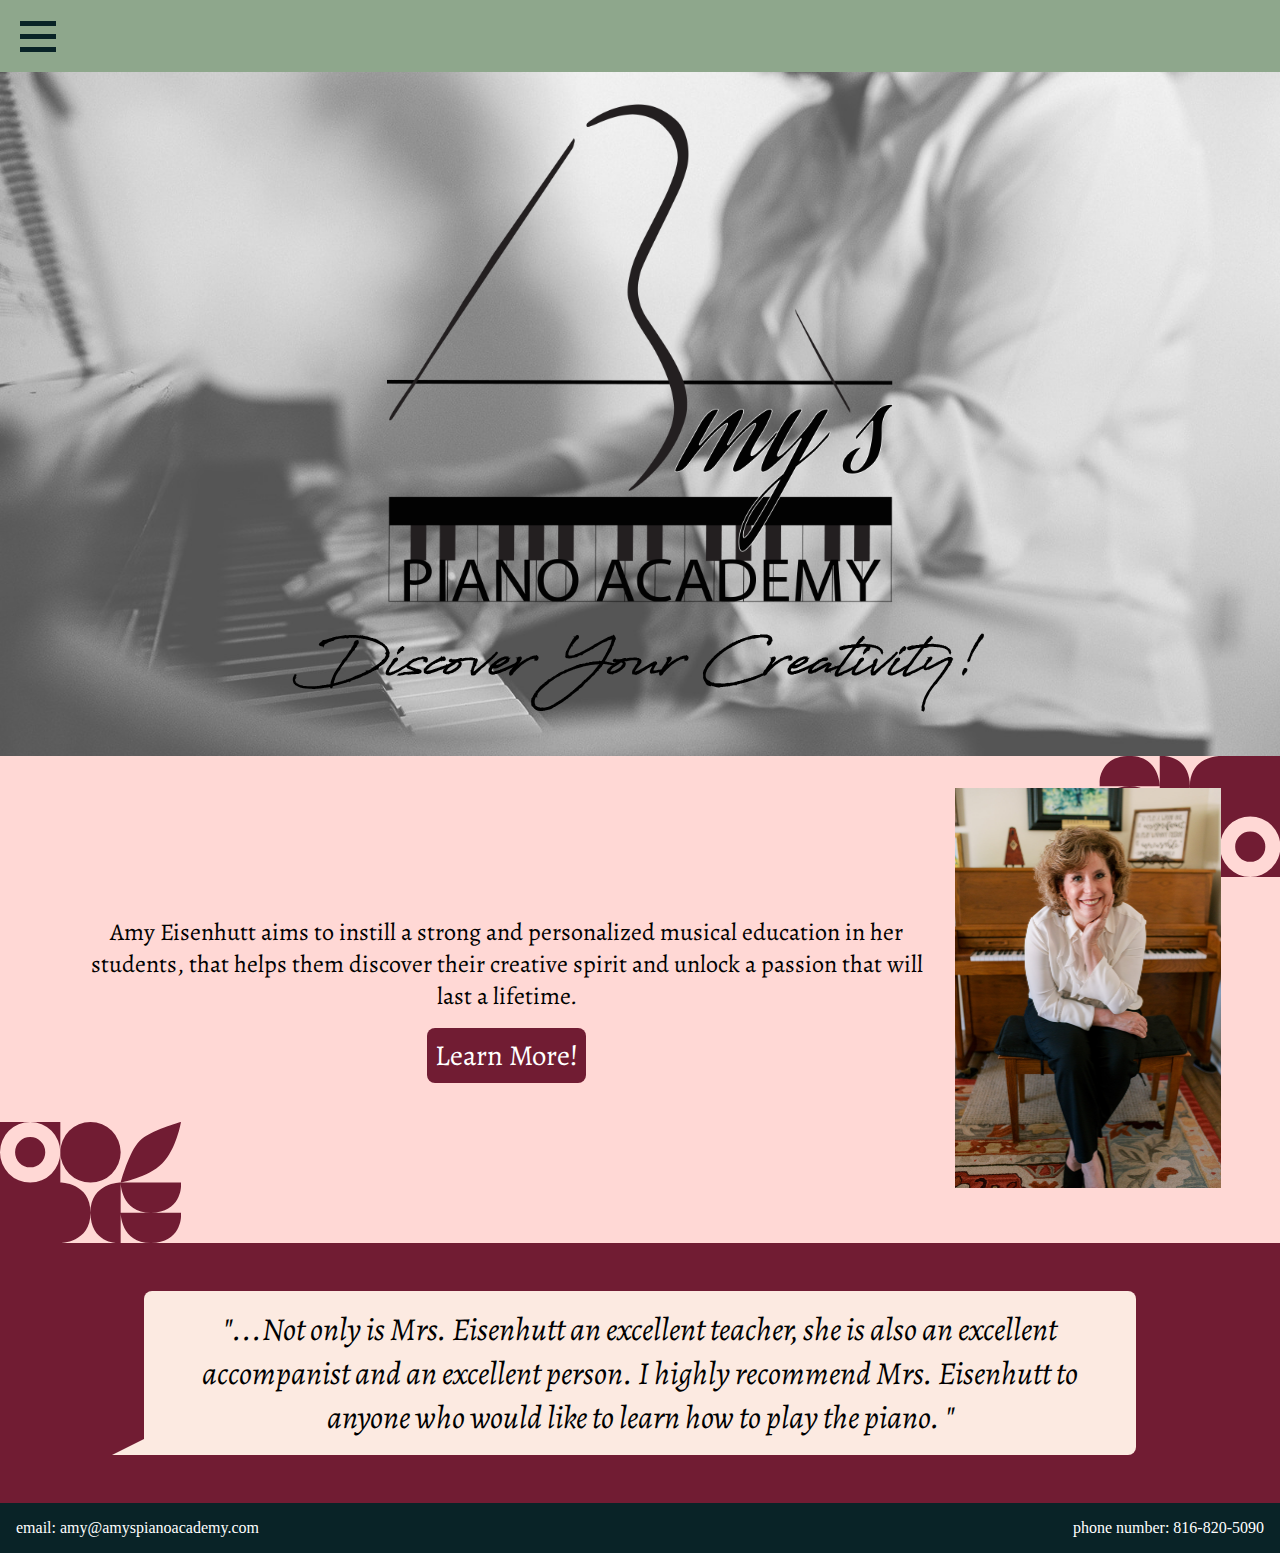
<file: index.html>
<!DOCTYPE html>
<html lang="en">
<head>
    <meta charset="UTF-8">
    <meta name="viewport" content="width=device-width, initial-scale=1.0">
    <link rel="stylesheet" href="styles.css" >
    <link href="https://fonts.googleapis.com/css2?family=Alegreya:ital,wght@0,400..900;1,400..900&display=swap" rel="stylesheet">
    <title>Amy's Piano Academy - Home Page</title>

    <!--Opens and closes the sidebar menu-->
    <script>
      var menuOpen = false;

      function toggleNav(x) {
        if (menuOpen == false){
          document.getElementById("sidebar").style.width = "250px";
          menuOpen = true;
        } else {
          document.getElementById("sidebar").style.width = "0";
          menuOpen = false;
        }
        x.classList.toggle("change");
      }
    </script>
    
      
</head>
<body style="margin: 0px;">
      <div class="header">
        <div class="header-button-container" onclick="toggleNav(this)">
          <div class="bar1"></div>
          <div class="bar2"></div>
          <div class="bar3"></div>
        </div>
        <div class="header-image-container">
        </div> 
      </div>

      <div class="sidebar" id="sidebar">
        <a class="active" href="index.html">Home Page</a>
        <a class="black-key-button"></a>
        <a href="about.html">About</a>
        <a class="black-key-button"></a>
        <a href="testimonials.html">Testimonials</a>
        <a class="black-key-button"></a>
        <a href="teaching_tree.html">Teaching Tree</a>
        <a href="getting_started.html">Getting Started</a>
        <a class="black-key-button"></a>
        <a href="contact.html">Contact</a>
        <a class="black-key-button"></a>
        <a></a>
        <a></a>
        <a class="black-key-button"></a>
        <a></a>
        <a class="black-key-button"></a>
        <a></a>
        <a></a>
        <a class="black-key-button"></a>
        <a ></a>
        <a class="black-key-button"></a><a href=""></a>
      </div>
  
      
      <div class="content">
        <div style="text-align: center; max-height: 1024px; padding-top: 32px; background-image: url(images/Amy_Eisenhutt_September_2024-34.jpg); background-size: cover;">
          <img src="images/Amy's Piano Academy Logo.png" alt="Amy's Piano Academy Logo" style="max-height: 512px; max-width: 66%; margin: auto; margin-bottom: 0px; display: flex;" alt="Amy's Piano Academy Logo">
          <h1 class="fade-in-text" style="margin-bottom: 36px; margin-top: 5px; font-family: 'Antro Vectra Bolder">Discover Your Creativity!</h1>
        </div>
        <div class="index-bio">
          <div style="flex-wrap: wrap-reverse; display: flex; margin:auto;">
            <div style="font-size: x-large; justify-content: center; align-items: center; margin: auto;">
              <p style="margin: 16px; max-width: 96vh;"> Amy Eisenhutt aims to instill a strong and personalized musical education in her students, that helps them discover their creative spirit and unlock a passion that will last a lifetime.</p>
              <a href="about.html"><button class="button-primary">Learn More!</button></a>
            </div>
            <div style="text-align: center; margin: auto; margin-top:16px; margin-bottom: 32px;">
              <img src="images/Amy_Eisenhutt_September_2024-40.jpg" height="400px" alt="Amy sitting in front of a piano">
            </div>
          </div>
          <img src="images/abstract_corner.svg" style="position: absolute; left: 0px; bottom: 0px; max-width: 25%; z-index: 0">
          <img src="images/abstract_corner.svg" style="position: absolute; right: 0px; top: 0px; max-width: 25%; z-index: 0; transform: rotate(180deg);">
        </div>
        <div class="index-testimonial">
          <div class="index-speech">
            <em>"...Not only is Mrs. Eisenhutt an excellent teacher, she is also an excellent 
              accompanist and an excellent person. I highly recommend Mrs. Eisenhutt 
              to anyone who would like to learn how to play the piano. "</em>
            <div style="position: absolute; width: 64px; height: 32px; bottom: 0px; left: -32px; background-color: var(--color-ivory); z-index: -1; clip-path: polygon(100% 100%, 0% 100%, 100% 0%);">

            </div>
          </div>
          
        </div>
        
      </div>
      <footer>
          <div>
            email: amy@amyspianoacademy.com 
          </div>
          <div class="footer-phone-number">
            phone number: 816-820-5090
          </div>
        </footer>
</body>
</html>
</file>
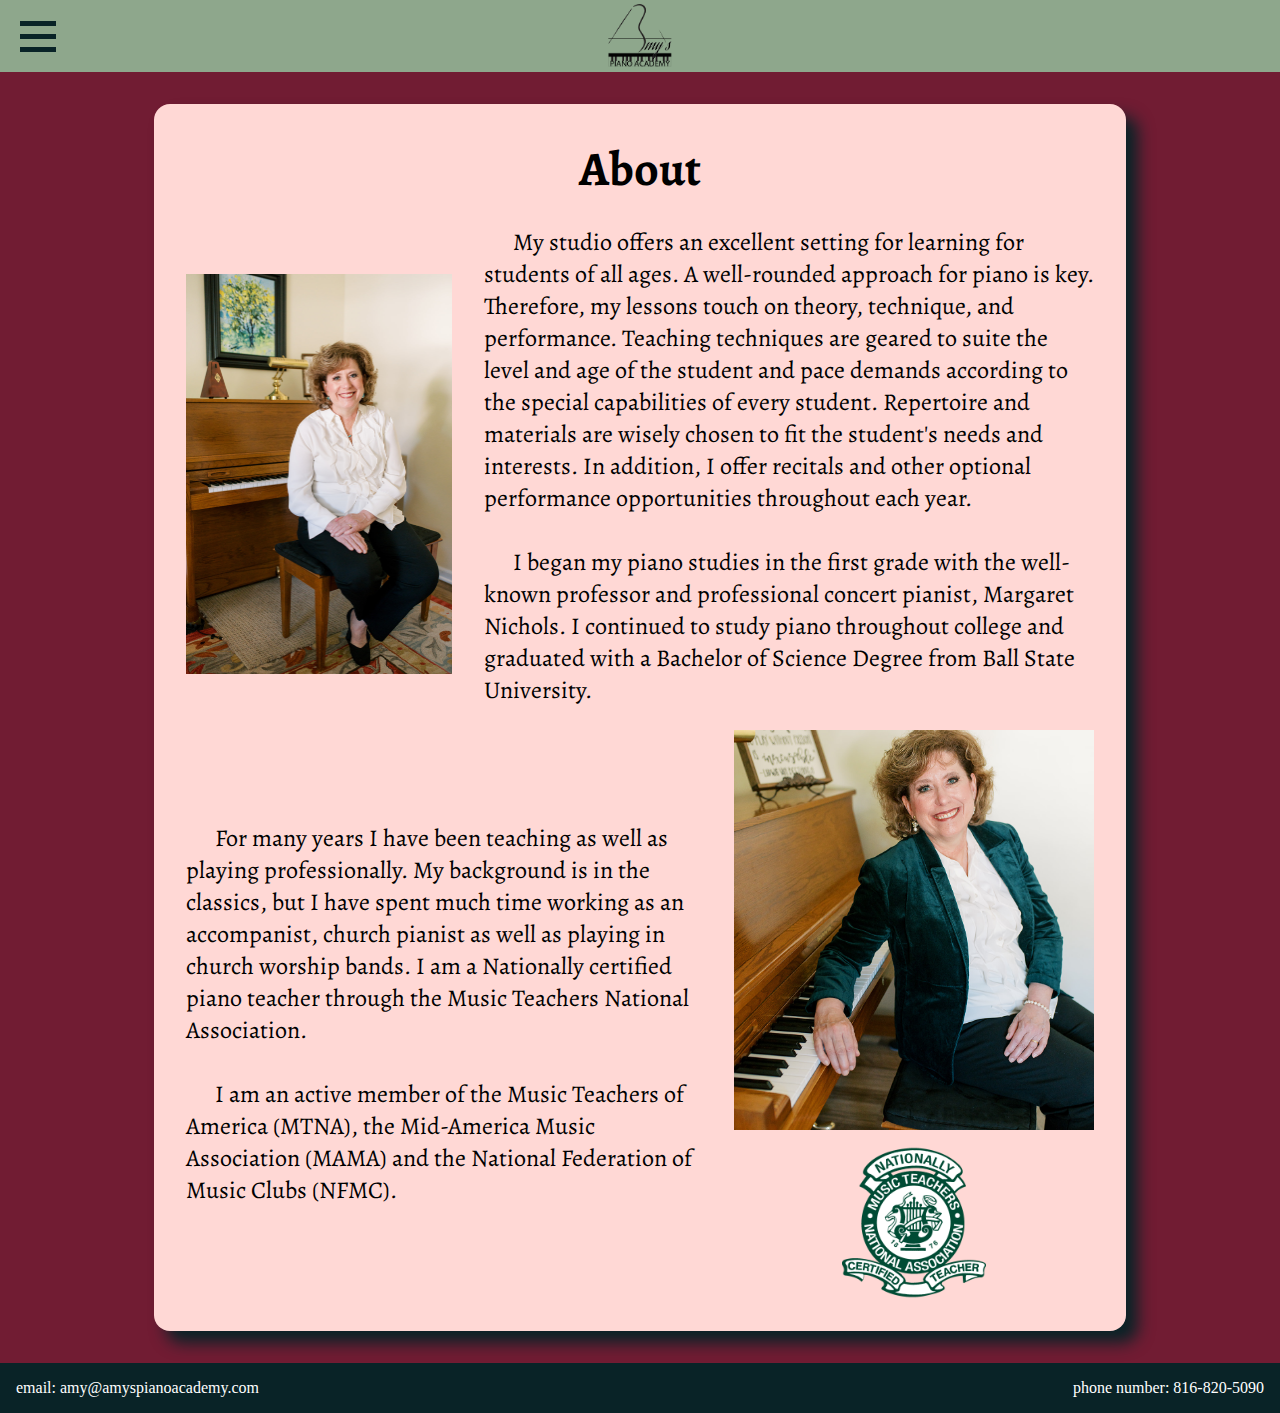
<file: about.html>
<!DOCTYPE html>
<html lang="en">
<head>
    <meta charset="UTF-8">
    <meta name="viewport" content="width=device-width, initial-scale=1.0">
    <link rel="stylesheet" href="styles.css" >
    <link rel="preconnect" href="https://fonts.googleapis.com">
    <link rel="preconnect" href="https://fonts.gstatic.com" crossorigin>
    <link href="https://fonts.googleapis.com/css2?family=Alegreya:ital,wght@0,400..900;1,400..900&display=swap" rel="stylesheet">
    <title>Amy's Piano Academy - Home Page</title>

    <!--Opens and closes the sidebar menu-->
    <script>
      var menuOpen = false;

      function toggleNav(x) {
        if (menuOpen == false){
          document.getElementById("sidebar").style.width = "250px";
          menuOpen = true;
        } else {
          document.getElementById("sidebar").style.width = "0";
          menuOpen = false;
        }
        x.classList.toggle("change");
      }
    </script>

  </head>
  <body style="margin: 0px;">
    <div class="header"> 
      <div class="header-button-container" onclick="toggleNav(this)">
        <div class="bar1"></div>
        <div class="bar2"></div>
        <div class="bar3"></div>
      </div>
      <div class="header-image-container">
        <img src="images/Amy's Piano Academy Logo.png" style="max-height: 64px;" alt="Amy's Piano Academy logo">
      </div> 
    </div>
  
    <div class="sidebar" id="sidebar">
      <a href="index.html">Home Page</a>
      <a class="black-key-button"></a>
      <a class="active" href="about.html">About</a>
      <a class="black-key-button"></a>
      <a href="testimonials.html">Testimonials</a>
      <a class="black-key-button"></a>
      <a href="teaching_tree.html">Teaching Tree</a>
      <a href="getting_started.html">Getting Started</a>
      <a class="black-key-button"></a>
      <a href="contact.html">Contact</a>
      <a class="black-key-button"></a>
      <a></a>
      <a></a>
      <a class="black-key-button"></a>
      <a></a>
      <a class="black-key-button"></a>
      <a></a>
      <a></a>
      <a class="black-key-button"></a>
      <a ></a>
      <a class="black-key-button"></a><a href=""></a>
    </div>
  
    <div class="content" style="min-height: 100vh; background-color: var(--color-claret)">
      <!--About Content-->
      <div>
          <div class="about-text">
            <h1 style="text-align: center; font-size:48px; font-weight: bold; margin-bottom: 0px; margin-top: 0px;">About</h1>
            <div style="display: flex; flex-direction: row; align-items: center; flex-wrap: wrap;">
              <img class="about-image-left" src="images/Amy_Eisenhutt_September_2024-25.jpg" style="height: 400px; flex-shrink: 0; margin-top: 16px; @media(max-width: 600px){margin-right: 16px}" alt="Amy sitting in front of the piano">
              <p style="flex: 1 1 300px;">
                &emsp; My studio offers an excellent setting for learning for students of all ages. 
              A well-rounded approach for piano is key. Therefore, my lessons touch on theory, 
              technique, and performance. Teaching techniques are geared to suite the level and 
              age of the student and pace demands according to the special capabilities of every 
              student. Repertoire and materials are wisely chosen to fit the student's needs and 
              interests. In addition, I offer recitals and other optional performance opportunities 
              throughout each year.
              <br>
              <br>
                &emsp; I began my piano studies in the first grade with the well-known professor and professional concert pianist, Margaret Nichols.  
                I continued to study piano throughout college and graduated with a Bachelor of Science Degree from Ball State 
                University.
              </p>
            </div>
            <div style="display: flex; flex-direction: row; align-items: center; flex-wrap: wrap">
              <p style="flex: 1 1 300px;">
                &emsp; For many years I have been teaching as well as playing professionally. My background is in the classics, but I 
              have spent much time working as an accompanist, church pianist as well as playing in church worship bands. I am a 
              Nationally certified piano teacher through the Music Teachers National Association.
              <br>
              <br>
              &emsp; I am an active member of the Music Teachers of America (MTNA), 
              the Mid-America Music Association (MAMA) and the National Federation of Music Clubs (NFMC).
              </p>
              <div class="about-image-right" style="display: flex; flex-direction: column;">
                <img  src="images/Amy_Eisenhutt_September_2024-61.jpg" style="height: 400px; object-fit: cover;" alt="Amy leaning against a piano">
                <img src="images/MTNACertifiedTeacher.png" style="max-width: 40%; max-height: 40%; margin-top: 16px; margin-left: auto; margin-right: auto;" alt="Music Teachers National Association Certified Teacher seal">
              </div>
            </div>
        </div>
      </div>
    </div>
    <footer>
      <div>
        email: amy@amyspianoacademy.com 
      </div>
      <div class="footer-phone-number">
        phone number: 816-820-5090
      </div>
    </footer>
</body>
</html>
</file>
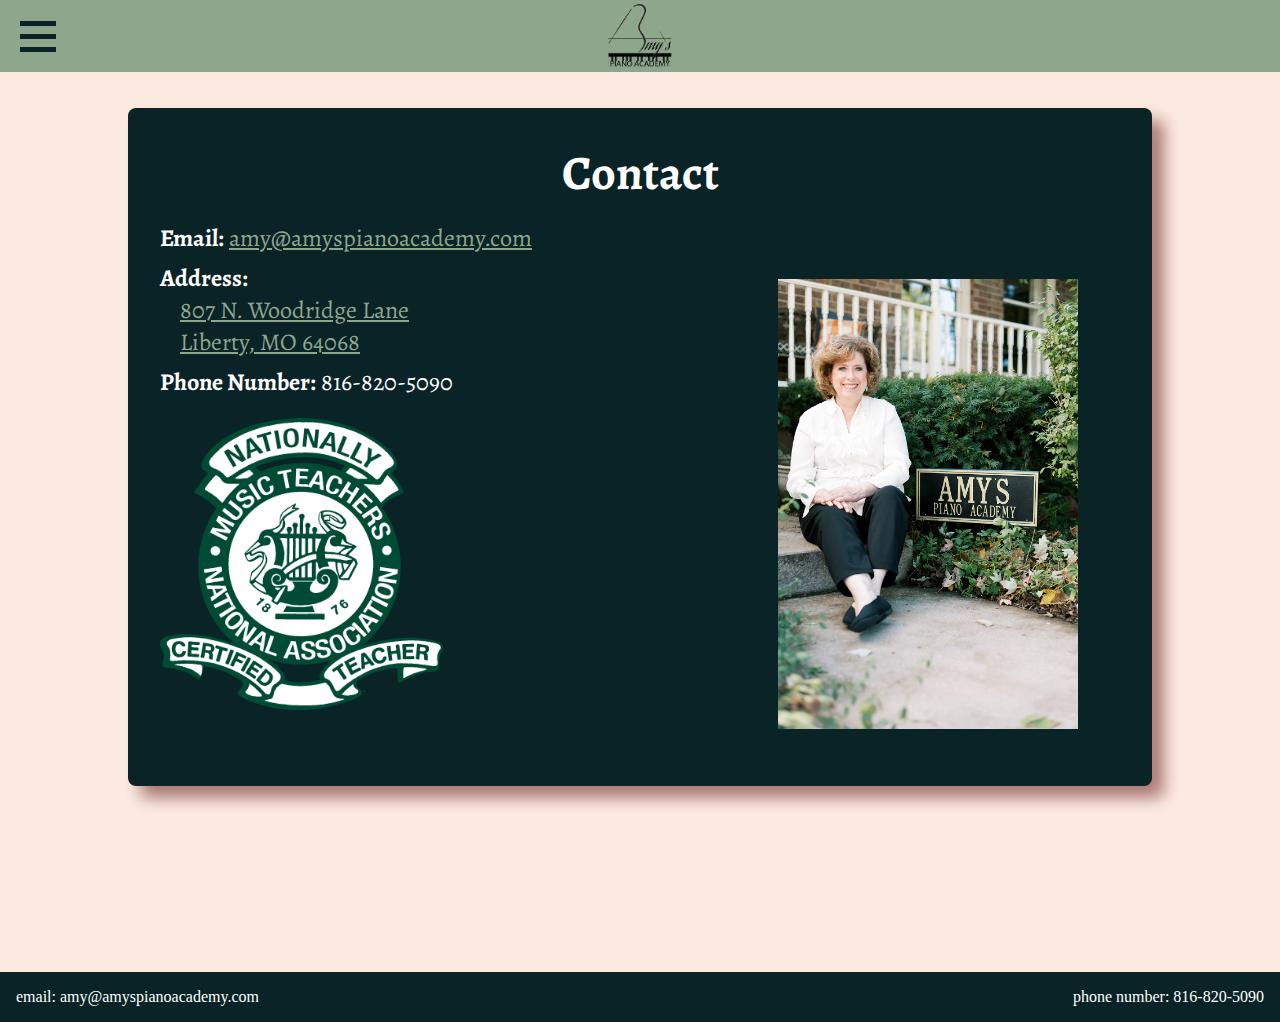
<file: contact.html>
<!DOCTYPE html>
<html lang="en">
<head>
    <meta charset="UTF-8">
    <meta name="viewport" content="width=device-width, initial-scale=1.0">
    <link rel="stylesheet" href="styles.css" >
    <link href="https://fonts.googleapis.com/css2?family=Alegreya:ital,wght@0,400..900;1,400..900&display=swap" rel="stylesheet">
    <title>Amy's Piano Academy - Home Page</title>

    <!--Opens and closes the sidebar menu-->
    <script>
      var menuOpen = false;

      function toggleNav(x) {
        if (menuOpen == false){
          document.getElementById("sidebar").style.width = "250px";
          menuOpen = true;
        } else {
          document.getElementById("sidebar").style.width = "0";
          menuOpen = false;
        }
        x.classList.toggle("change");
      }
    </script>
    
      
</head>
<body style="margin: 0px;">
      <div class="header">
        <div class="header-button-container" onclick="toggleNav(this)">
          <div class="bar1"></div>
          <div class="bar2"></div>
          <div class="bar3"></div>
        </div>
        <div class="header-image-container">
          <img src="images/Amy's Piano Academy Logo.png" style="max-height: 64px;" alt="Amy's Piano Academy Logo">
        </div>
      </div>

      <div class="sidebar" id="sidebar">
        <a  href="index.html">Home Page</a>
        <a class="black-key-button"></a>
        <a href="about.html">About</a>
        <a class="black-key-button"></a>
        <a href="testimonials.html">Testimonials</a>
        <a class="black-key-button"></a>
        <a href="teaching_tree.html">Teaching Tree</a>
        <a href="getting_started.html">Getting Started</a>
        <a class="black-key-button"></a>
        <a href="contact.html">Contact</a>
        <a class="black-key-button"></a>
        <a></a>
        <a></a>
        <a class="black-key-button"></a>
        <a></a>
        <a class="black-key-button"></a>
        <a></a>
        <a></a>
        <a class="black-key-button"></a>
        <a ></a>
        <a class="black-key-button"></a><a href=""></a>
      </div>
  
      <!--Contact Info -->
      <div class="content">
          <div class="contact-card">
            <div style="text-align: center; font-size:48px; font-weight: bold; margin-bottom: 16px">
              Contact
            </div>
            <div>
              <b>Email:</b> <a href="mailto:amy@amyspianoacademy.com">amy@amyspianoacademy.com</a>
            </div>
            <div style="display: flex; flex-direction: row; flex-wrap:wrap">
              <div style="min-width: 60%;">
                <b>Address:</b> <br>
                <!--Google Maps, then Apple Maps link-->
                <a href="https://www.google.com/maps/place/807+Woodridge+Ln,+Liberty,+MO+64068/@39.2562543,-94.4338211,594m/data=!3m2!1e3!4b1!4m6!3m5!1s0x87c0557321176aa1:0x7f7c05b649ecf57f!8m2!3d39.2562502!4d-94.4312462!16s%2Fg%2F11c101d1wx?entry=ttu&g_ep=EgoyMDI0MTAyMy4wIKXMDSoASAFQAw%3D%3D" target="_blank">
                  <div style="margin-left: 20px">
                    807 N. Woodridge Lane <br>
                    Liberty, MO 64068<br>
                  </div>
                </a>
                  <b>Phone Number:</b> 816-820-5090
                <div>
                  <img src="images/MTNACertifiedTeacher.png" style="max-width: 100%; max-height: 300px; margin-top: 16px; margin-right: auto; margin-left: auto;" alt="Music Teachers National Association Certified Teacher seal">
                </div>
              </div>
              
              <div class="contact-photo" style="margin:auto; height: 450px; max-width: 100%">
                <img src="images/Amy_Eisenhutt_September_2024-1.jpg" style="height: 450px; margin-bottom: 0px; max-width: 100%; object-fit:contain" alt="Amy sitting outside next to a sign reading 'Amy's Piano Academy'">
              </div>
            </div>
          </div>
        
      </div>
      <footer>
        <div>
          email: amy@amyspianoacademy.com 
        </div>
        <div class="footer-phone-number">
          phone number: 816-820-5090
        </div>
      </footer>
</body>
</html>
</file>
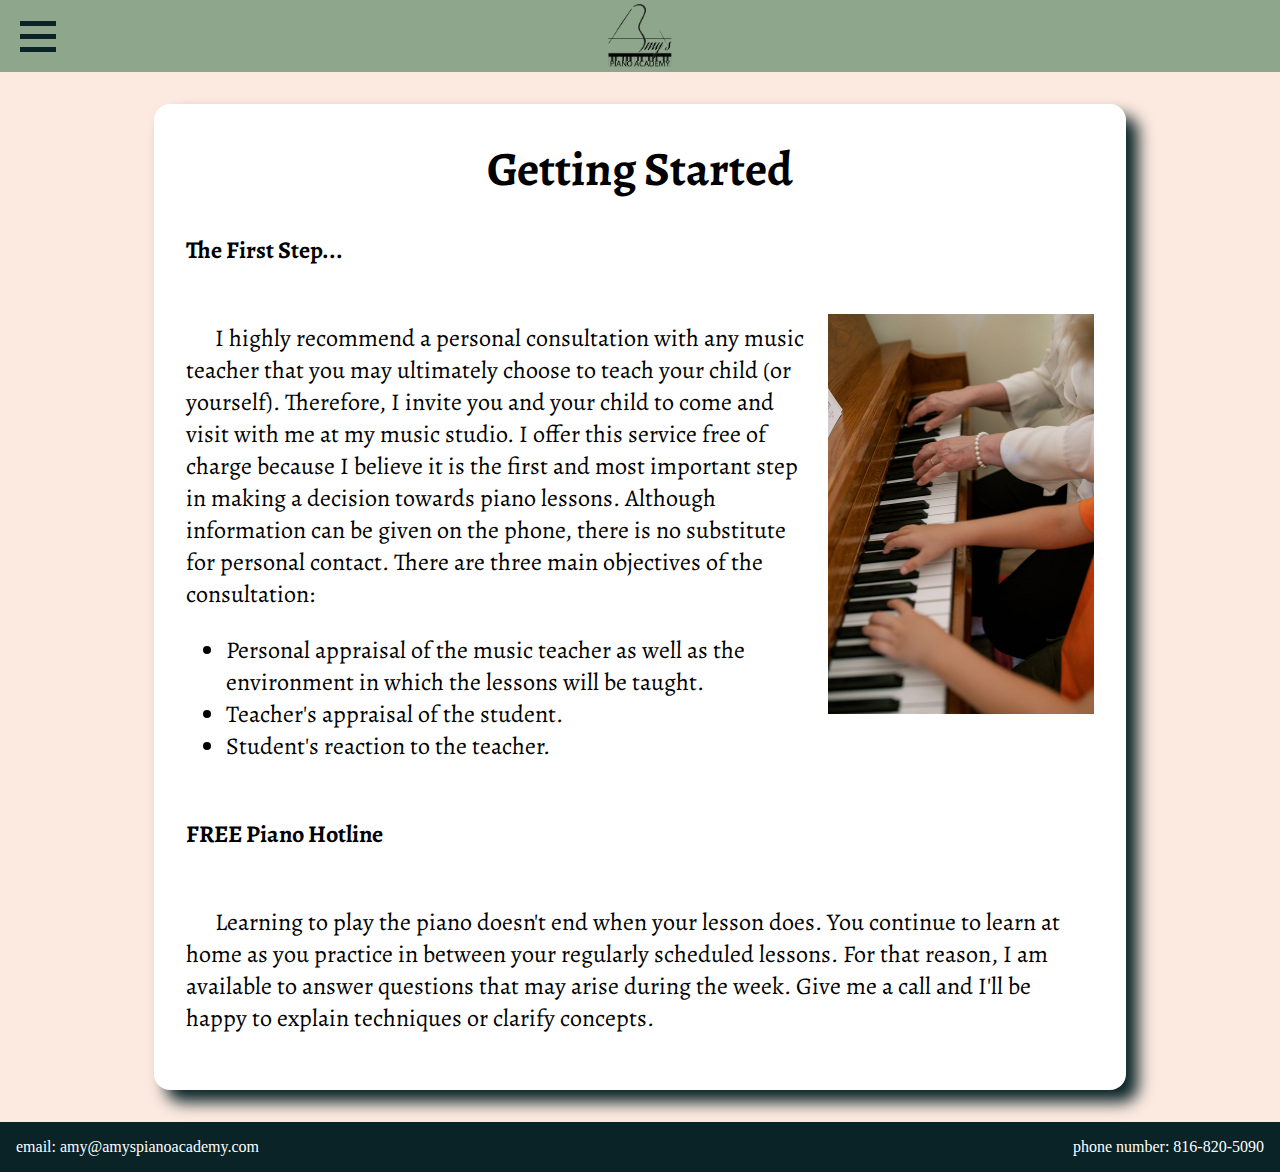
<file: getting_started.html>
<!DOCTYPE html>
<html lang="en">
<head>
    <meta charset="UTF-8">
    <meta name="viewport" content="width=device-width, initial-scale=1.0">
    <link rel="stylesheet" href="styles.css" >
    <link rel="preconnect" href="https://fonts.googleapis.com">
    <link rel="preconnect" href="https://fonts.gstatic.com" crossorigin>
    <link href="https://fonts.googleapis.com/css2?family=Alegreya:ital,wght@0,400..900;1,400..900&display=swap" rel="stylesheet">
    <title>Amy's Piano Academy - Home Page</title>

    <!--Opens and closes the sidebar menu-->
    <script>
      var menuOpen = false;

      function toggleNav(x) {
        if (menuOpen == false){
          document.getElementById("sidebar").style.width = "250px";
          menuOpen = true;
        } else {
          document.getElementById("sidebar").style.width = "0";
          menuOpen = false;
        }
        x.classList.toggle("change");
      }
    </script>

  </head>
  <body style="margin: 0px;">
    <div class="header"> 
      <div class="header-button-container" onclick="toggleNav(this)">
        <div class="bar1"></div>
        <div class="bar2"></div>
        <div class="bar3"></div>
      </div>
      <div class="header-image-container">
        <img src="images/Amy's Piano Academy Logo.png" style="max-height: 64px;" alt="Amy's Piano Academy Logo">
      </div> 
    </div>
  
    <div class="sidebar" id="sidebar">
      <a href="index.html">Home Page</a>
      <a class="black-key-button"></a>
      <a href="about.html">About</a>
      <a class="black-key-button"></a>
      <a href="testimonials.html">Testimonials</a>
      <a class="black-key-button"></a>
      <a href="teaching_tree.html">Teaching Tree</a>
      <a class="active" href="getting_started.html">Getting Started</a>
      <a class="black-key-button"></a>
      <a href="contact.html">Contact</a>
      <a class="black-key-button"></a>
      <a></a>
      <a></a>
      <a class="black-key-button"></a>
      <a></a>
      <a class="black-key-button"></a>
      <a></a>
      <a></a>
      <a class="black-key-button"></a>
      <a ></a>
      <a class="black-key-button"></a><a href=""></a>
    </div>
  
    <div class="content" style="min-height: 100vh; background-color: var(--color-ivory)">
      <!--Getting Started Content-->
      <div>
          <div class="about-text" style="background-color: white;">
            <h1 style="text-align: center; font-size:48px; font-weight: bold; margin-bottom: 0px; margin-top: 0px;">Getting Started</h1>
            <div style="display: flex; flex-direction: row; align-items: center; flex-wrap: wrap;">
              <h4>The First Step...</h4>
              <div style="display: flex; flex-direction: row; flex-wrap: wrap;">
                <div style="flex: 1 1 200px; min-width: 60%;">
                  <p>
                    &emsp; I highly recommend a personal consultation with any music 
                    teacher that you may ultimately choose to teach your 
                    child (or yourself). Therefore, I invite you 
                    and your child to come and visit with me at my music  
                    studio. I offer this service free of charge because 
                    I believe it is the first and most important step in making 
                    a decision towards piano lessons. Although information 
                    can be given on the phone, there is no substitute for personal 
                    contact. There are three main objectives of the consultation:
                  </p>
                  <ul>
                    <li>
                      Personal appraisal of the music teacher as well as the environment 
                      in which the lessons will be taught.
                    </li>
                    <li>
                      Teacher's appraisal of the student.
                    </li>
                    <li>
                      Student's reaction to the teacher.
                    </li>
                  </ul>
                </div>
                <img class="getting-started-image" src="images/Amy_Eisenhutt_September_2024-87.jpg" style="height: 400px; flex-shrink: 0; margin-top: 16px;" alt="Amy and a student's hands at a piano">
              </div>
              
              <h4>FREE Piano Hotline</h4>
              <p>
                &emsp; Learning to play the piano doesn't end when your lesson does. 
                You continue to learn at home as you practice in between your 
                regularly scheduled lessons. For that reason, I am available 
                to answer questions that may arise during the week. Give me 
                a call and I'll be happy to explain techniques or clarify concepts.
              </p>
            </div>
        </div>
      </div>
    </div>
    <footer>
      <div>
        email: amy@amyspianoacademy.com 
      </div>
      <div class="footer-phone-number">
        phone number: 816-820-5090
      </div>
    </footer>
</body>
</html>
</file>
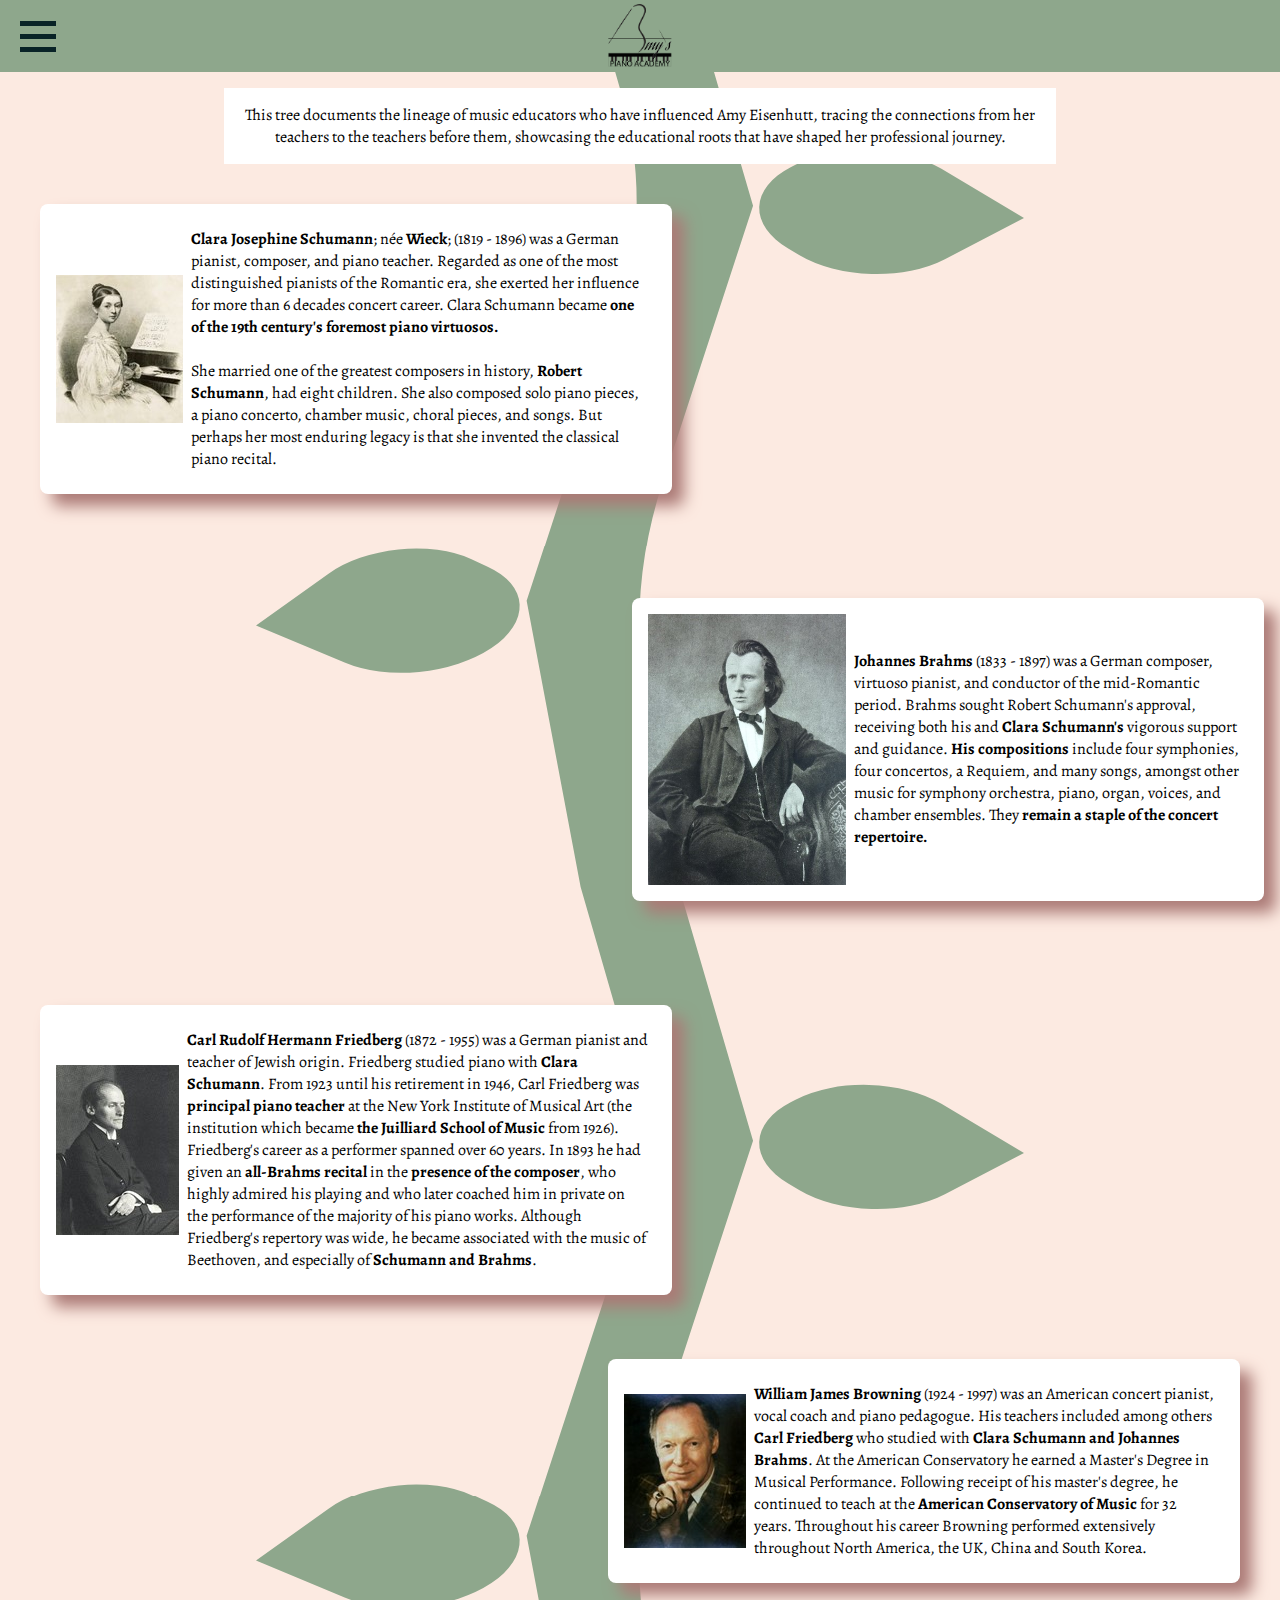
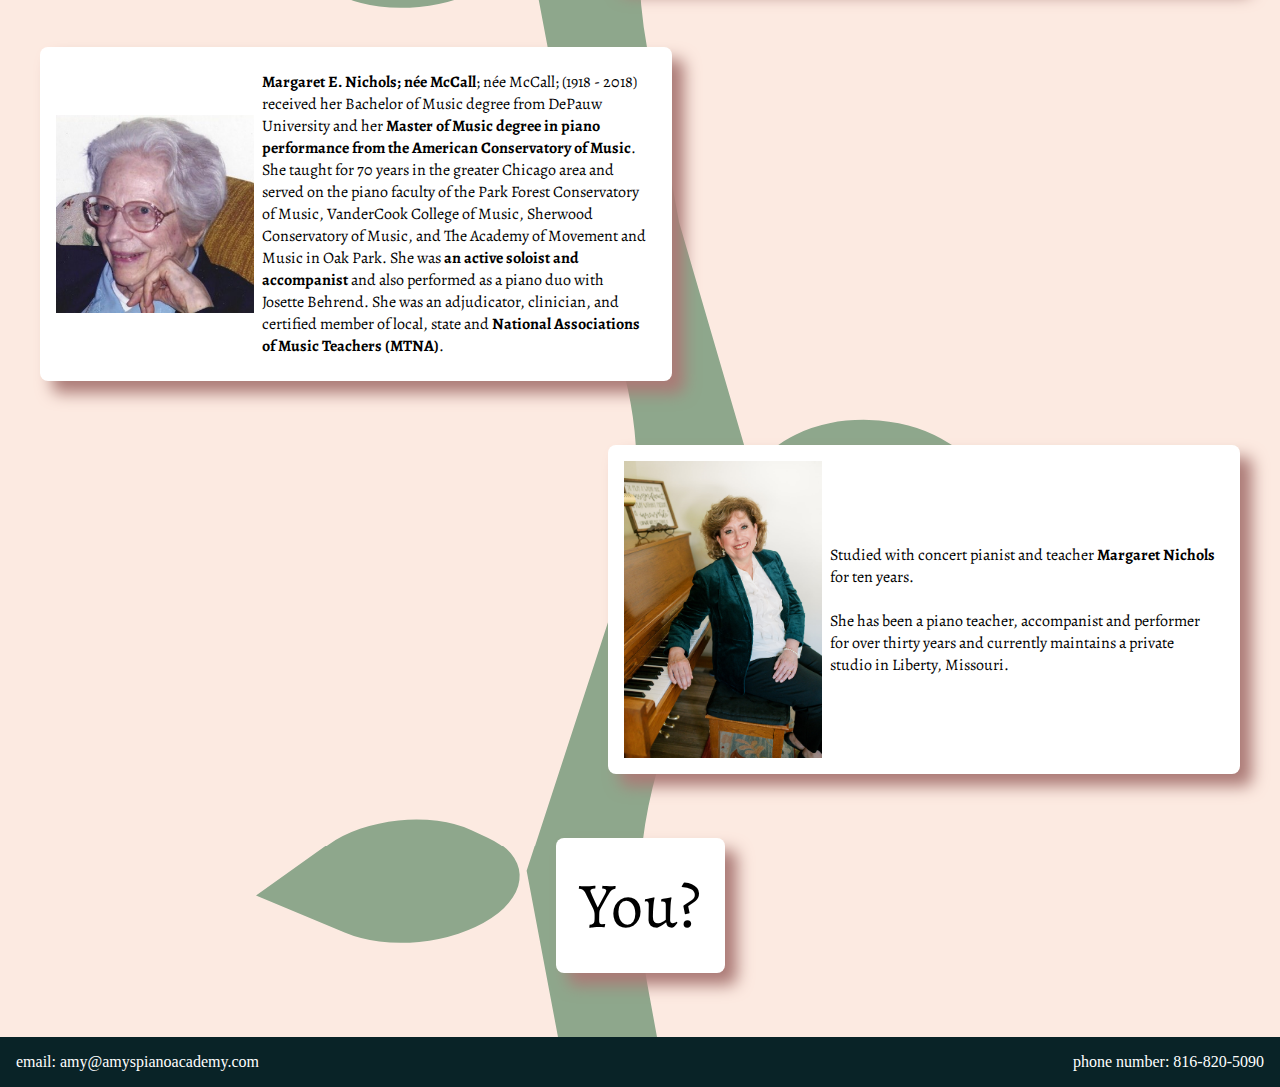
<file: teaching_tree.html>
<!DOCTYPE html>
<html lang="en">
<head>
    <meta charset="UTF-8">
    <meta name="viewport" content="width=device-width, initial-scale=1.0">
    <link rel="stylesheet" href="styles.css" >
    <link rel="preconnect" href="https://fonts.googleapis.com">
    <link rel="preconnect" href="https://fonts.gstatic.com" crossorigin>
    <link href="https://fonts.googleapis.com/css2?family=Alegreya:ital,wght@0,400..900;1,400..900&display=swap" rel="stylesheet">
    <title>Amy's Piano Academy - Home Page</title>

    <!--Opens and closes the sidebar menu-->
    <script>
      var menuOpen = false;

      function toggleNav(x) {
        if (menuOpen == false){
          document.getElementById("sidebar").style.width = "250px";
          menuOpen = true;
        } else {
          document.getElementById("sidebar").style.width = "0";
          menuOpen = false;
        }
        x.classList.toggle("change");
      }
    </script>
    
</head>
<body style="margin: 0px;">
  <div class="header"> 
    <div class="header-button-container" onclick="toggleNav(this)">
      <div class="bar1"></div>
      <div class="bar2"></div>
      <div class="bar3"></div>
    </div>
    <div class="header-image-container">
      <img src="images/Amy's Piano Academy Logo.png" style="max-height: 64px;" alt="Amy's Piano Academy logo">
    </div> 
  </div>

  <div class="sidebar" id="sidebar">
    <a href="index.html">Home Page</a>
    <a class="black-key-button"></a>
    <a href="about.html">About</a>
    <a class="black-key-button"></a>
    <a href="testimonials.html">Testimonials</a>
    <a class="black-key-button"></a>
    <a class="active" href="teaching_tree.html">Teaching Tree</a>
    <a href="getting_started.html">Getting Started</a>
    <a class="black-key-button"></a>
    <a href="contact.html">Contact</a>
    <a class="black-key-button"></a>
    <a></a>
    <a></a>
    <a class="black-key-button"></a>
    <a></a>
    <a class="black-key-button"></a>
    <a></a>
    <a></a>
    <a class="black-key-button"></a>
    <a ></a>
    <a class="black-key-button"></a><a href=""></a>
  </div>

    
      
    <div class="content" style="height:min-content;">
      <div class="svg-container">
        <div style="margin: auto; margin-top: 16px; padding: 16px; background-color: white; width: 800px; max-width: 80%">
          This tree documents the lineage of music educators who have influenced Amy Eisenhutt, tracing the connections from 
          her teachers to the teachers before them, showcasing the educational roots that have shaped her professional journey.
        </div>
        <!--Puts first two side by side-->
        <div style="display: flex; flex-direction:row; flex-wrap: wrap; justify-content:space-between">
          <div class="tree-card">
            <img src="images/clara-schumann.jpg" alt="Clara Schuman at the piano">  
            <div class="tree-card-description">
              <b>Clara Josephine Schumann</b>; née <b>Wieck</b>; (1819 - 1896) was a German pianist, composer, 
              and piano teacher. Regarded as one of the most distinguished pianists of the Romantic era, 
              she exerted her influence for more than 6 decades concert career. Clara Schumann became 
              <b>one of the 19th century's foremost piano virtuosos.</b>
              <br><br>
              She married one of the greatest composers in history, <b>Robert Schumann</b>, had eight children. 
              She also composed solo piano pieces, a piano concerto, chamber music, choral pieces, 
              and songs. But perhaps her most enduring legacy is that she invented the classical piano 
              recital.
            </div>
          </div>

          <div class="tree-card" style="margin-right: 16px; margin-left:auto">
            <img src="images/johannes-brahms.jpg" alt="Photo of Johannes Brahms">  
            <div class="tree-card-description">
              <b>Johannes Brahms</b> (1833 - 1897) was a German composer, virtuoso pianist, and conductor 
              of the mid-Romantic period. Brahms sought Robert Schumann's approval, receiving 
              both his and <b>Clara Schumann's</b> vigorous support and guidance. <b>His compositions</b> include four 
              symphonies, four concertos, a Requiem, and many songs, amongst other music for symphony 
              orchestra, piano, organ, voices, and chamber ensembles. 
              They <b>remain a staple of the concert repertoire.</b>
            </div>
          </div>
        </div>

        <div class="tree-card" >
          <img src="images/carl-friedberg.jpg" alt="Photo of Carl Friedberg" >  
          <div class="tree-card-description">
            <b>Carl Rudolf Hermann Friedberg</b> (1872 - 1955) was a German pianist and teacher of Jewish origin.
            Friedberg studied piano with <b>Clara Schumann</b>. From 1923 until his retirement in 1946, 
            Carl Friedberg was <b>principal piano teacher</b> at the New York Institute of Musical Art 
            (the institution which became <b>the Juilliard School of Music</b> from 1926). 
            Friedberg's career as a performer spanned over 60 years. In 1893 he had 
            given an <b>all-Brahms recital</b> in the <b>presence of the composer</b>, who highly 
            admired his playing and who later coached him in private on the performance 
            of the majority of his piano works. Although Friedberg's repertory was wide, 
            he became associated with the music of Beethoven, and especially of <b>Schumann and Brahms</b>.
          </div>
        </div>
        
        <div class="tree-card" style="margin-right 16px; margin-left:auto">
          <img src="images/william-brownin.jpg" alt="Headshot of William Browning" >  
          <div class="tree-card-description">
            <b>William James Browning</b> (1924 - 1997) was an American concert pianist, 
            vocal coach and piano pedagogue. His teachers included among others 
            <b>Carl Friedberg</b> who studied with <b>Clara Schumann and Johannes Brahms</b>. 
            At the American Conservatory he earned a Master's Degree in Musical Performance. 
            Following receipt of his master's degree, he continued to teach at the 
            <b>American Conservatory of Music</b> for 32 years. Throughout his career 
            Browning performed extensively throughout North America, the UK, China and South Korea.
          </div>
        </div>

        <div class="tree-card">
          <img src="images/margaret-nichols.jpg" alt="Headshot of Margaret Nichols" >  
          <div class="tree-card-description">
            <b>Margaret E. Nichols; née McCall</b>; née McCall; (1918 - 2018) received her Bachelor of Music 
            degree from DePauw University and her <b>Master of Music degree in piano 
              performance from the American Conservatory of Music</b>. She taught for 70 years 
            in the greater Chicago area and served on the piano faculty of the Park Forest 
            Conservatory of Music, VanderCook College of Music, Sherwood Conservatory of Music, 
            and The Academy of Movement and Music in Oak Park. She was <b>an active soloist and 
            accompanist</b> and also performed as a piano duo with Josette Behrend. She was an adjudicator, 
            clinician, and certified member of local, state and <b>National Associations of Music Teachers (MTNA)</b>. 
          </div>
        </div>

        <div class="tree-card" style="margin-right 16px; margin-left:auto">
          <img src="images/Amy_Eisenhutt_September_2024-61.jpg" alt="Photo of Amy Eisenhutt" >  
          <div class="tree-card-description">
            Studied with concert pianist and teacher <b>Margaret Nichols</b> for ten years.  
            <br>
            <br>
            She has been a piano teacher, accompanist and performer for over thirty years and 
            currently maintains a private studio in Liberty, Missouri.  
          </div>
        </div>

        <div class="tree-card" style="margin-left: auto !important; margin-right: auto !important; margin-bottom: 5vw; width:fit-content; min-width: min-content"> 
          <div class="tree-card-description" style="font-size: 64px; text-align:center; width: 100%">
            You? 
          </div>
        </div>
       
      </div>
    </div>
    <footer>
      <div>
        email: amy@amyspianoacademy.com 
      </div>
      <div class="footer-phone-number">
        phone number: 816-820-5090
      </div>
    </footer>
</body>
</html>
</file>
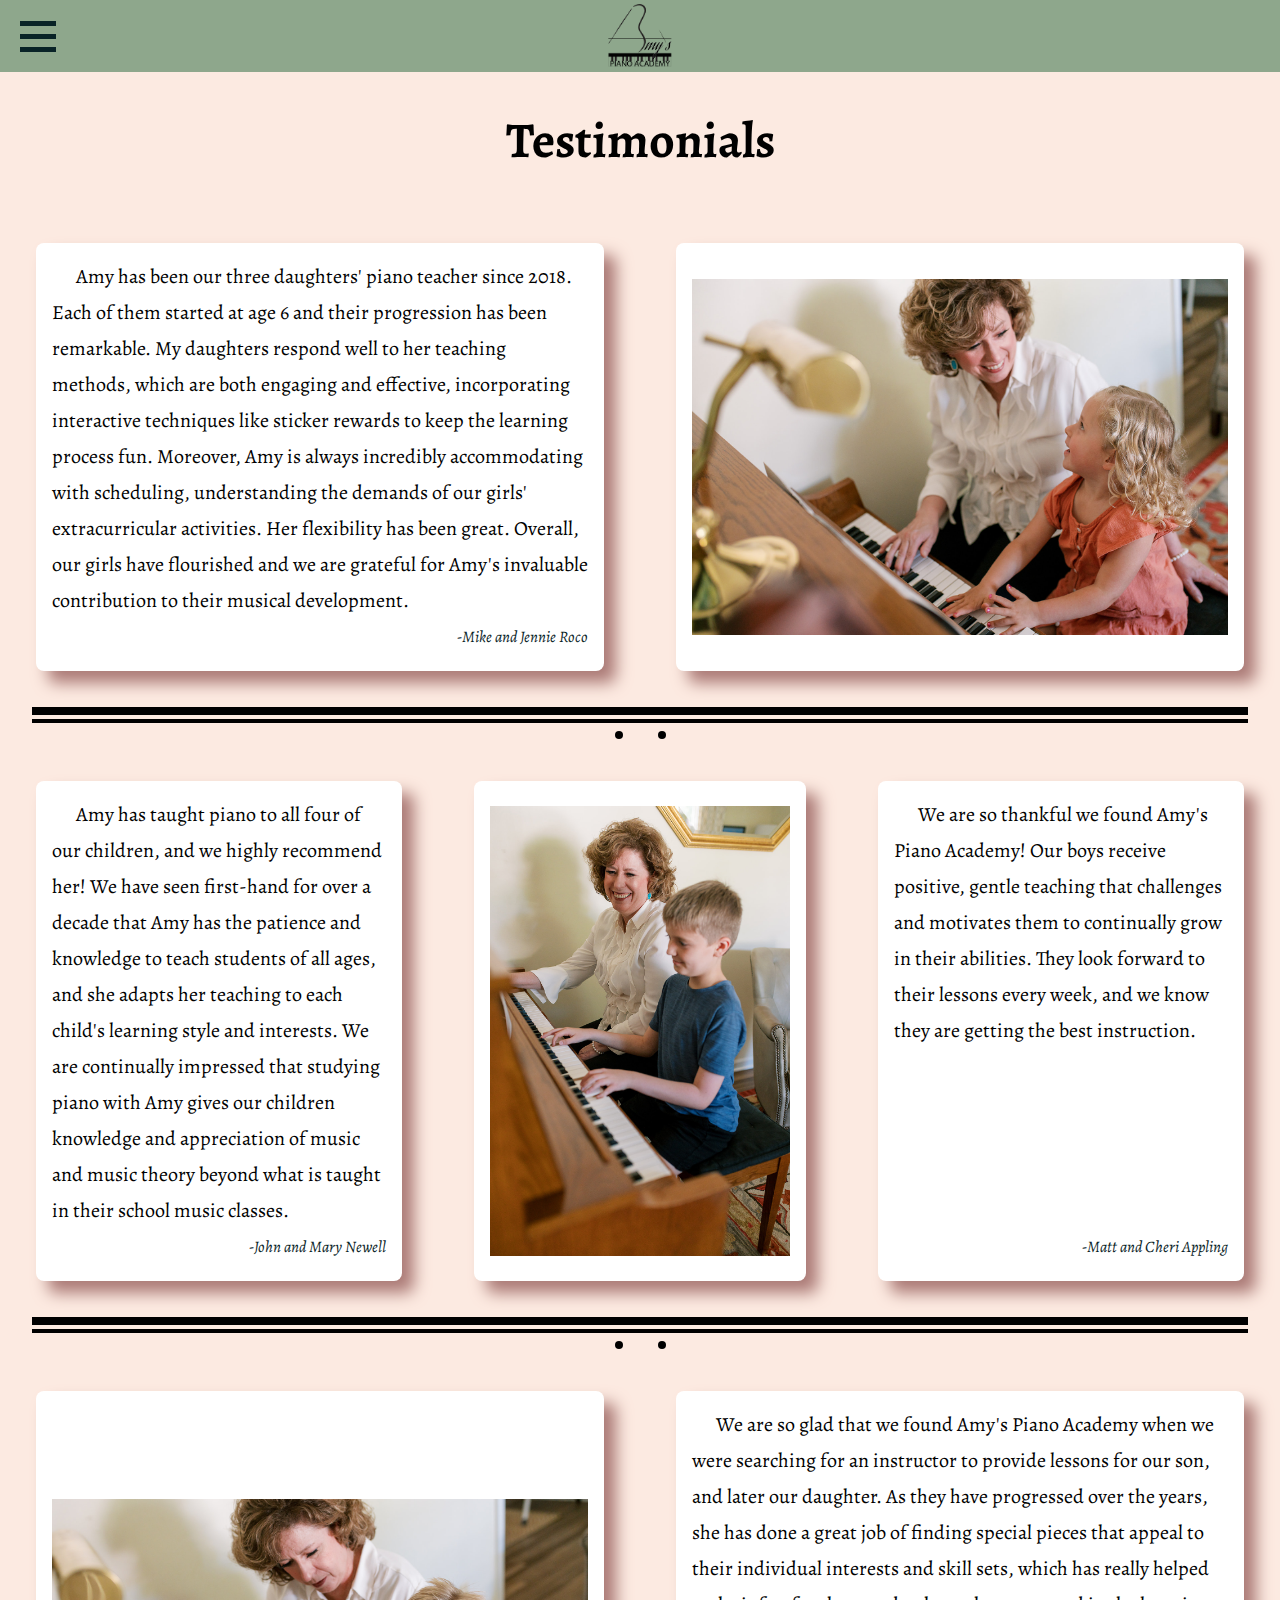
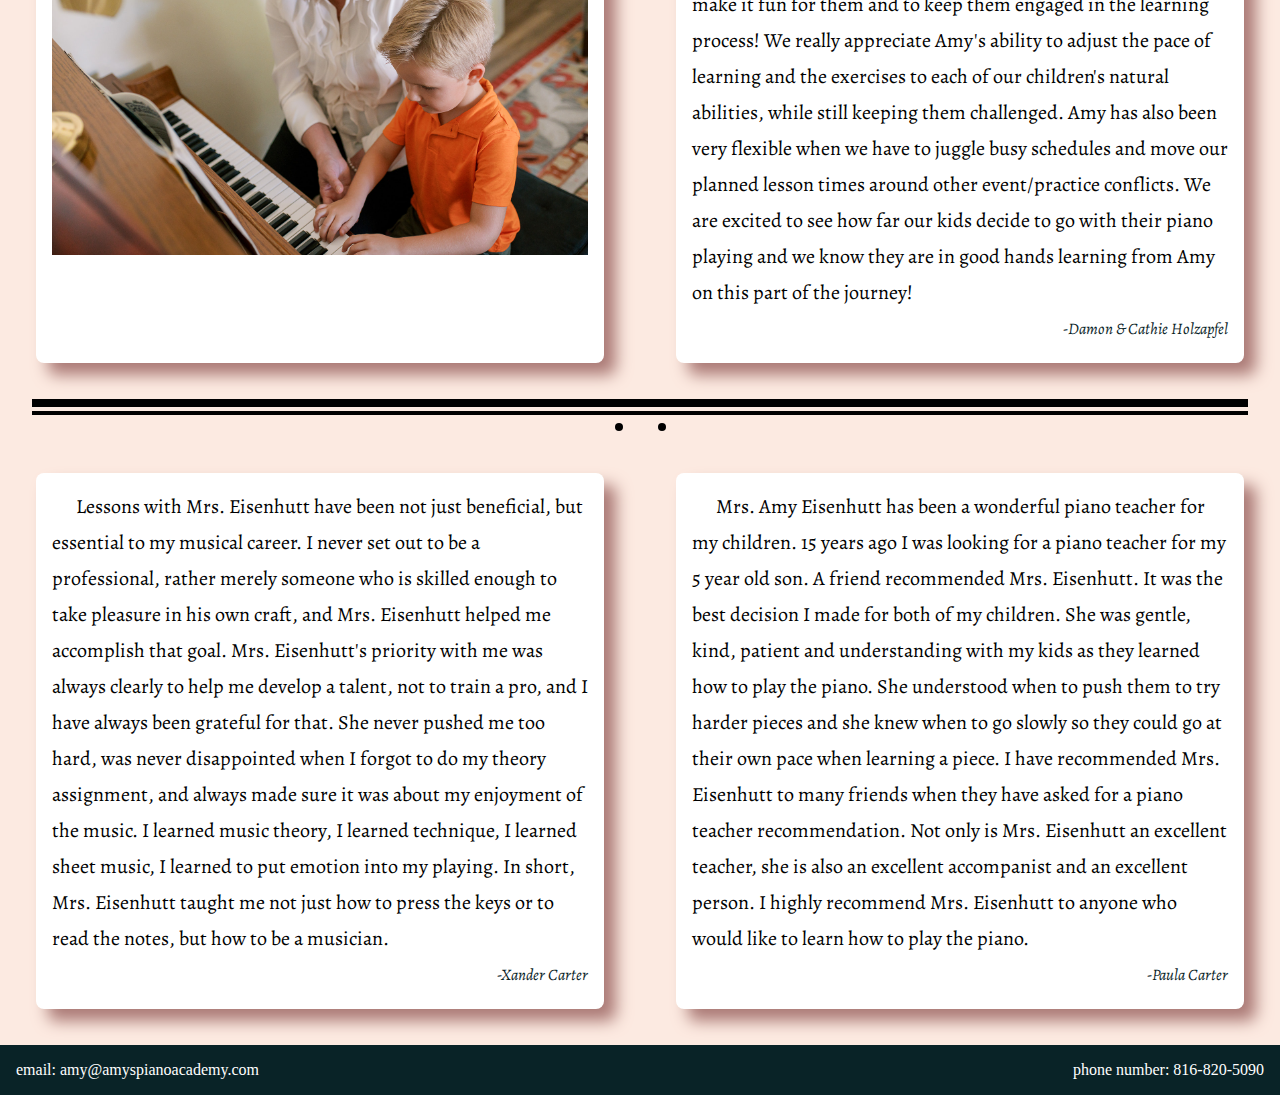
<file: testimonials.html>
<!DOCTYPE html>
<html lang="en">
<head>
    <meta charset="UTF-8">
    <meta name="viewport" content="width=device-width, initial-scale=1.0">
    <link rel="stylesheet" href="styles.css" >
    <link rel="preconnect" href="https://fonts.googleapis.com">
    <link rel="preconnect" href="https://fonts.gstatic.com" crossorigin>
    <link href="https://fonts.googleapis.com/css2?family=Alegreya:ital,wght@0,400..900;1,400..900&family=Caveat:wght@400..700&display=swap" rel="stylesheet">
    <title>Amy's Piano Academy - Home Page</title>

    <!--Opens and closes the sidebar menu-->
    <script>
      var menuOpen = false;

      function toggleNav(x) {
        if (menuOpen == false){
          document.getElementById("sidebar").style.width = "250px";
          menuOpen = true;
        } else {
          document.getElementById("sidebar").style.width = "0";
          menuOpen = false;
        }
        x.classList.toggle("change");
      }
    </script>

</head>
<body style="margin: 0px;">
      <div class="header"> 
        <div class="header-button-container" onclick="toggleNav(this)">
          <div class="bar1"></div>
          <div class="bar2"></div>
          <div class="bar3"></div>
        </div>
        <div class="header-image-container">
          <img src="images/Amy's Piano Academy Logo.png" style="max-height: 64px;" alt="Amy's Piano Academy Logo">
        </div> 
      </div>

      <div class="sidebar" id="sidebar">
        <a href="index.html">Home Page</a>
        <a class="black-key-button"></a>
        <a href="about.html">About</a>
        <a class="black-key-button"></a>
        <a class="active" href="testimonials.html">Testimonials</a>
        <a class="black-key-button"></a>
        <a href="teaching_tree.html">Teaching Tree</a>
        <a href="getting_started.html">Getting Started</a>
        <a class="black-key-button"></a>
        <a href="contact.html">Contact</a>
        <a class="black-key-button"></a>
        <a></a>
        <a></a>
        <a class="black-key-button"></a>
        <a></a>
        <a class="black-key-button"></a>
        <a></a>
        <a></a>
        <a class="black-key-button"></a>
        <a ></a>
        <a class="black-key-button"></a><a href=""></a>
      </div>
      
      <div class="content" style="text-align: center;">
        <h1 style="font-weight: bold; font-size:50px;">Testimonials</h1>
        <div class="testimonials-row">
          <div class="testimonial">
            &emsp; Amy has been our three daughters' piano teacher since 2018. Each of them started at age 6 
            and their progression has been remarkable. My daughters respond well to her teaching methods, 
            which are both engaging and effective, incorporating interactive techniques like sticker rewards 
            to keep the learning process fun.
            Moreover, Amy is always incredibly accommodating with scheduling, understanding the demands of our 
            girls' extracurricular activities. Her flexibility has been great. Overall, our girls have flourished 
            and we are grateful for Amy's invaluable contribution to their musical development.
            <div class="testimonial-signature">
              -Mike and Jennie Roco
            </div>
          </div>
          <div class="mobile-divider">
            <div style="background-color: black; margin-bottom: 4px; height: 8px; margin-left: 32px; margin-right: 32px;"></div>
            <div style="background-color: black; margin-bottom: 0px; height: 4px; margin-left: 32px; margin-right: 32px;"></div>
            <div>
              <div class="repeat-dot">
              </div>
              <div class="repeat-dot">
              </div>
            </div>
          </div>
          <div class="testimonial-image-container">
            <img src="images/Amy_Eisenhutt_September_2024-105.jpg" alt="Amy and a young girl playing the piano">
          </div>
        </div>
        <div class="divider">
          <div style="background-color: black; margin-bottom: 4px; height: 8px; margin-left: 32px; margin-right: 32px;"></div>
          <div style="background-color: black; margin-bottom: 0px; height: 4px; margin-left: 32px; margin-right: 32px;"></div>
          <div>
            <div class="repeat-dot">
            </div>
            <div class="repeat-dot">
            </div>
          </div>
        </div>
        <div class="testimonials-row">
          <div class="testimonial" style="flex-grow: 2;">
            &emsp; Amy has taught piano to all four of our children, and we highly recommend her!  
            We have seen first-hand for over a decade that Amy has the patience and knowledge to teach 
            students of all ages, and she adapts her teaching to each child's learning style and interests.  
            We are continually impressed that studying piano with Amy gives our children knowledge and 
            appreciation of music and music theory beyond what is taught in their school music classes.
            <div class="testimonial-signature">
              -John and Mary Newell
            </div>
          </div>
          <div class="mobile-divider">
            <div style="background-color: black; margin-bottom: 4px; height: 8px; margin-left: 32px; margin-right: 32px;"></div>
            <div style="background-color: black; margin-bottom: 0px; height: 4px; margin-left: 32px; margin-right: 32px;"></div>
            <div>
              <div class="repeat-dot">
              </div>
              <div class="repeat-dot">
              </div>
            </div>
          </div>
          <div class="testimonial-image-container" style="max-height: 70vh; align-items:center; justify-content:center">
            <img src="images/Amy_Eisenhutt_September_2024-68.jpg" style="max-height: 100%; object-fit: contain; margin: auto;" alt="Amy and a young boy playing the piano">
          </div>
          <div class="mobile-divider">
            <div style="background-color: black; margin-bottom: 4px; height: 8px; margin-left: 32px; margin-right: 32px;"></div>
            <div style="background-color: black; margin-bottom: 0px; height: 4px; margin-left: 32px; margin-right: 32px;"></div>
            <div>
              <div class="repeat-dot">
              </div>
              <div class="repeat-dot">
              </div>
            </div>
          </div>
          <div class="testimonial" style="flex-grow: 2">
            &emsp; We are so thankful we found Amy's Piano Academy! Our boys receive positive, 
            gentle teaching that challenges and motivates them to continually grow 
            in their abilities. They look forward to their lessons every week, and we 
            know they are getting the best instruction.
            <div class="testimonial-signature">
              -Matt and Cheri Appling
            </div>
          </div>
        </div>
        <div class="divider">
          <div style="background-color: black; margin-bottom: 4px; height: 8px; margin-left: 32px; margin-right: 32px;"></div>
          <div style="background-color: black; margin-bottom: 0px; height: 4px; margin-left: 32px; margin-right: 32px;"></div>
          <div>
            <div class="repeat-dot">
            </div>
            <div class="repeat-dot">
            </div>
          </div>
        </div>
        <div class="testimonials-row">
          <div class="testimonial-image-container">
            <img src="images/Amy_Eisenhutt_September_2024-78.jpg" alt="Amy and a young boy playing the piano">
          </div>
          <div class="mobile-divider">
            <div style="background-color: black; margin-bottom: 4px; height: 8px; margin-left: 32px; margin-right: 32px;"></div>
            <div style="background-color: black; margin-bottom: 0px; height: 4px; margin-left: 32px; margin-right: 32px;"></div>
            <div>
              <div class="repeat-dot">
              </div>
              <div class="repeat-dot">
              </div>
            </div>
          </div>
          <div class="testimonial">
            &emsp; We are so glad that we found Amy's Piano Academy when we were searching for an 
            instructor to provide lessons for our son, and later our daughter. As they have 
            progressed over the years, she has done a great job of finding special pieces 
            that appeal to their individual interests and skill sets, which has really 
            helped make it fun for them and to keep them engaged in the learning process! 
            We really appreciate Amy's ability to adjust the pace of learning and the 
            exercises to each of our children's natural abilities, while still keeping 
            them challenged. Amy has also been very flexible when we have to juggle busy 
            schedules and move our planned lesson times around other event/practice conflicts. 
            We are excited to see how far our kids decide to go with their piano playing and we 
            know they are in good hands learning from Amy on this part of the journey!
            <div class="testimonial-signature">
              -Damon & Cathie Holzapfel
            </div>
          </div>
        </div>
        <div class="divider">
          <div style="background-color: black; margin-bottom: 4px; height: 8px; margin-left: 32px; margin-right: 32px;"></div>
          <div style="background-color: black; margin-bottom: 0px; height: 4px; margin-left: 32px; margin-right: 32px;"></div>
          <div>
            <div class="repeat-dot">
            </div>
            <div class="repeat-dot">
            </div>
          </div>
        </div>
        <div class="testimonials-row">
          <div class="testimonial">
            &emsp; Lessons with Mrs. Eisenhutt have been not just beneficial, but essential 
            to my musical career. I never set out to be a professional, rather merely 
            someone who is skilled enough to take pleasure in his own craft, and Mrs. Eisenhutt 
            helped me accomplish that goal. Mrs. Eisenhutt's priority with me was always clearly 
            to help me develop a talent, not to train a pro, and I have always been grateful for that. 
            She never pushed me too hard, was never disappointed when I forgot to do my theory assignment, 
            and always made sure it was about my enjoyment of the music. I learned music theory, I learned technique, 
            I learned sheet music, I learned to put emotion into my playing. In short, Mrs. Eisenhutt 
            taught me not just how to press the keys or to read the notes, but how to be a musician.
            <div class="testimonial-signature">
              -Xander Carter
            </div>
          </div>
          <div class="mobile-divider">
            <div style="background-color: black; margin-bottom: 4px; height: 8px; margin-left: 32px; margin-right: 32px;"></div>
            <div style="background-color: black; margin-bottom: 0px; height: 4px; margin-left: 32px; margin-right: 32px;"></div>
            <div>
              <div class="repeat-dot">
              </div>
              <div class="repeat-dot">
              </div>
            </div>
          </div>
          <div class="testimonial">
            &emsp; Mrs. Amy Eisenhutt has been a wonderful piano teacher for my children.  
            15 years ago I was looking for a piano teacher for my 5 year old son.  
            A friend recommended Mrs. Eisenhutt.  It was the best decision I made for both of my children.  
            She was gentle, kind, patient and understanding with my kids as they learned how to play the piano.  
            She understood when to push them to try harder pieces and she knew when to go slowly so 
            they could go at their own pace when learning a piece.  I have recommended Mrs. 
            Eisenhutt to many friends when they have asked for a piano teacher recommendation.  
            Not only is Mrs. Eisenhutt an excellent teacher, she is also an excellent accompanist and an 
            excellent person.  I highly recommend Mrs. Eisenhutt to anyone who would 
            like to learn how to play the piano.
            <div class="testimonial-signature">
              -Paula Carter
            </div>
          </div>
        </div>
      </div>
      <footer>
        <div>
          email: amy@amyspianoacademy.com 
        </div>
        <div class="footer-phone-number">
          phone number: 816-820-5090
        </div>
      </footer>
</body>
</html>
</file>
<file: styles.css>
:root{
    --color-ivory: #fceae1;
    --color-gunmetal: #092327;
    --color-light-red: #ffd8d5;
    --color-claret: #711c33;
    --color-green: #8ea78c;
}

@font-face {
  font-family: 'MyriadProCondensed';
  src: url(fonts/MyriadProCondensed.ttf);
}

@font-face {
  font-family: 'AguafinaScript';
  src: url(fonts/AGUAFINASCRIPT-REGULAR.TTF);
}

@font-face {
  font-family: 'Antro Vectra';
  src: url(fonts/Antro_Vectra.otf);
}

.body{
    margin: 0px;
    background-color: var(--color-ivory);
}

@font-face {
  font-family: 'Antro Vectra Bolder';
  src: url(fonts/Antro_Vectra.otf);
}

a:link{
  color: #8ea78c;
}

.sidebar {
    margin: 0;
    padding: 0;
    width: 224px;
    background-color: white;
    position: fixed;
    overflow: hidden;
    max-height: max-content;
    font-family: 'Alegreya';
    font-size: 20px;
    transition: 0.5s;
    width: 0px;
    z-index: 2;
  }

  .sidebar a {
    display: block;
    color: var(--color-gunmetal);
    padding: 16px;
    text-decoration: none;
    border-style: solid;
    border-left: hidden;
    height: 24px;
    text-align: end;
    border-top-left-radius: 0px;
    border-bottom-left-radius: 0px;
    transition: 0.3s;
    padding: auto;
  }

  .black-key-button{
    background-color: var(--color-gunmetal);
    padding: 8px !important;
    width: 80px;
    max-height: 12px;
    position: absolute;
    margin-top: 45px;
  }
   
  .sidebar a.active {
    background-color: var(--color-claret);
    color: white;
  }
  
  .sidebar a:hover:not(.active) {
    background-color: var(--color-gunmetal);
    color: var(--color-ivory);
    
  }

.header{
    position: sticky;
    top: 0;
    display: flex;
    align-items: center;
    justify-content: space-between;
    padding: 4px;
    background-color: var(--color-green);
    height: 64px;
    z-index: 2;
}

.header-image-container{
  position: absolute; /* Positions logo absolutely */
  left: 50%; /* Move logo container to the center */
  transform: translateX(-50%);
  max-height: 64px;
}

.header-button-container{
  display: inline-block;
  cursor: pointer;
  margin-left: 16px;
}


.bar1, .bar2, .bar3 {
  width: 36px;
  height: 5px;
  background-color: var(--color-gunmetal);
  margin: 8px 0;
  transition: 0.4s;
}

.change .bar1 {
  transform: translate(0, 13px) rotate(-45deg);
}

.change .bar2 {opacity: 0;}

.change .bar3 {
  transform: translate(0, -13px) rotate(45deg);
}
  
.content {
    display: flex;
    background-color: var(--color-ivory);
    font-family: 'Alegreya';
    flex-direction: column;
    max-width: 100%;
    min-height: 100vh;
    text-align: center;
    transition: 0.5s;
  }

.index-bio{
  background-color: var(--color-light-red);
  color: black;
  display: flex;
  flex-wrap: wrap-reverse;
  flex-direction: row;
  font-size: larger;
  justify-content: space-between;
  padding: 16px;
  justify-content: center;
  align-items: center;
  position: relative;
}

.button-primary{
  margin-bottom: 32px;
}

.index-bio * {
  z-index: 1;
}

.index-bio button{
  background-color: var(--color-claret);
  border-radius: 8px;
  border-width: 0px;
  padding: 8px;
  color: white;
  font-size: larger;
  font-family: 'Alegreya', serif;
  transition: 0.3s;
  margin-bottom: 16px;
}

.index-bio button:hover{
  background-color: #431723;
  cursor: pointer;
}


.index-testimonial{
  background-color: var(--color-claret) ;
  color: white;
  font-size: xx-large;
  padding: 16px;
}

.index-speech{
  color: black;
  background-color: var(--color-ivory);
  max-width: max-content;
  justify-content: center;
  text-align: center;
  border-radius: 8px;
  padding: 16px;
  margin: auto;
  margin-top: 32px;
  margin-bottom: 32px;
  display: flex;
  flex-wrap: wrap;
  margin-left: 10vw;
  margin-right: 10vw;
  position: relative;
  z-index: 0;
}

footer{
  display: flex;
  background-color: #092327;
  color: white;
  left: 0;
  bottom: 0;
  padding: 16px;
  flex-direction: row;
  justify-content: space-between;
}

footer *{
  max-width: 50%;
}

footer .footer-phone-number{
  text-align: end;
}

.about-text{
  background-color: var(--color-light-red);
  display: flex;
  text-align: left;
  justify-content: center;
  flex-wrap: wrap;
  font-size: x-large;
  margin: 32px; 
  margin-top:0px;
  padding: 32px;
  margin-top: 32px;
  border-radius: 16px;
  box-shadow: 12px 12px 16px 0px var(--color-gunmetal);
}

.bio-img{
  margin: auto;
}

  .testimonials-row{
    display: flex;
    flex-wrap: wrap;
  }

  .testimonial, .testimonial-image-container{
    display: flex;
    text-align: left;
    font-size: 20px;
    padding: 16px;
    margin: auto;
    margin-bottom: 32px;
    margin-top: 32px;
    flex: 1;
    background-color: white;
    border-radius: 8px;
    max-width: 90vw;
    box-shadow: 12px 12px 16px 0px #ab7a76;
    flex-direction: column;
    line-height: 36px;
    min-width: 300px;
  }

  .testimonial-image-container img{
    margin: auto;
    max-width: 100%;
  }

  .testimonial-signature{
    text-align: end;
    margin-top: 16px;
    margin-top: auto;
    font-style: italic;
    font-size: 16px;
    color: var(--color-gunmetal);
  }

  .contact-card{
    display: flex;
    flex-direction: column;
    margin: 36px;
    background-color: var(--color-gunmetal);
    color: white;
    border-radius: 8px;
    padding: 32px;
    text-align: left;
    font-size: x-large;
    margin-left: 10vw;
    margin-right: 10vw;
    box-shadow: 12px 12px 16px 0px #ab7a76;
  }

  .contact-card a{
    text-decoration: none;
    color: var(--color-green);
    text-decoration: underline;
  }

  .contact-card *{
    margin-bottom: 8px;
    max-width: 100%;
  }

  .getting-started-image{
    margin-left: 16px;
  }

  .repeat-dot{
    height: 8px;
    width: 8px;
    background-color: black;
    border-radius: 50%;
    display: inline-block;
    margin-left: 16px;
    margin-right: 16px;
  }

  .mobile-divider{
    width: 100%;
  }
  
  .svg-container {
    min-height: 100vh;
    background-image: url(images/tree.svg); /* Path to your SVG */
    background-repeat: repeat-y; /* Repeat on the Y-axis */
    background-position: center; /* Center the SVG horizontally */
    background-size: 60%;
}

.tree-card{
  background-color: white;
  max-width: 600px;
  min-width: 40%;
  padding: 16px;
  border-radius: 8px;
  text-align: left;
  margin: 40px;
  box-shadow: 12px 12px 16px 0px #ab7a76;
  display: flex;
  flex-direction: row;
  align-items: center;
  margin-bottom: 5vw;
}

.tree-card-description{
  padding: 8px;
}

.tree-card img{
  justify-self: center;
  display: flex;
  margin: auto;
  max-width: 33%;
}


  @media (max-width: 600px) {
    .sidebar {
        width: 0px;
    }

    .body{
        flex-direction: column;
    }

    div.content{
        margin-left: 0px;
    }

    .testimonial, .testimonial-image-container{
      width: 0%;
      min-width: 60%;
    }

    .tree-card{
      flex-wrap: wrap;
      margin-left: 16px !important;
      margin-right: 16px !important;
    }

    .about-image-left, .about-image-right, .getting-started-image{
      margin-left: auto;
      margin-right: auto;
    }


    .contact-card, .about-text{
      margin-left: 16px;
      margin-right: 16px;
    }
    
}

@media (min-width: 600px){
    .mobile-divider{
      display: none;
    }

    .tree-card{
      flex-wrap: nowrap;
    }

    .testimonial, .testimonial-image-container{
      margin: 36px;
    }

    .about-image-left{
      margin-right: 32px;
    }

    .about-image-right{
      margin-left: 32px;
    }

    .about-text{
      margin-left: 12%;
      margin-right: 12%;
    }
}

.fade-in-text {
  font-size: 380%;
  font-weight: bolder;
  animation: fadeIn 5s;
  -webkit-animation: fadeIn 5s;
  -moz-animation: fadeIn 5s;
  -o-animation: fadeIn 5s;
  -ms-animation: fadeIn 5s;
}


@keyframes fadeIn {
  0% { opacity: 0; }
  100% { opacity: 1; }
}

@-moz-keyframes fadeIn {
  0% { opacity: 0; }
  100% { opacity: 1; }
}

@-webkit-keyframes fadeIn {
  0% { opacity: 0; }
  100% { opacity: 1; }
}

@-o-keyframes fadeIn {
  0% { opacity: 0; }
  100% { opacity: 1; }
}

@-ms-keyframes fadeIn {
  0% { opacity: 0; }
  100% { opacity: 1; }
}
</file>
